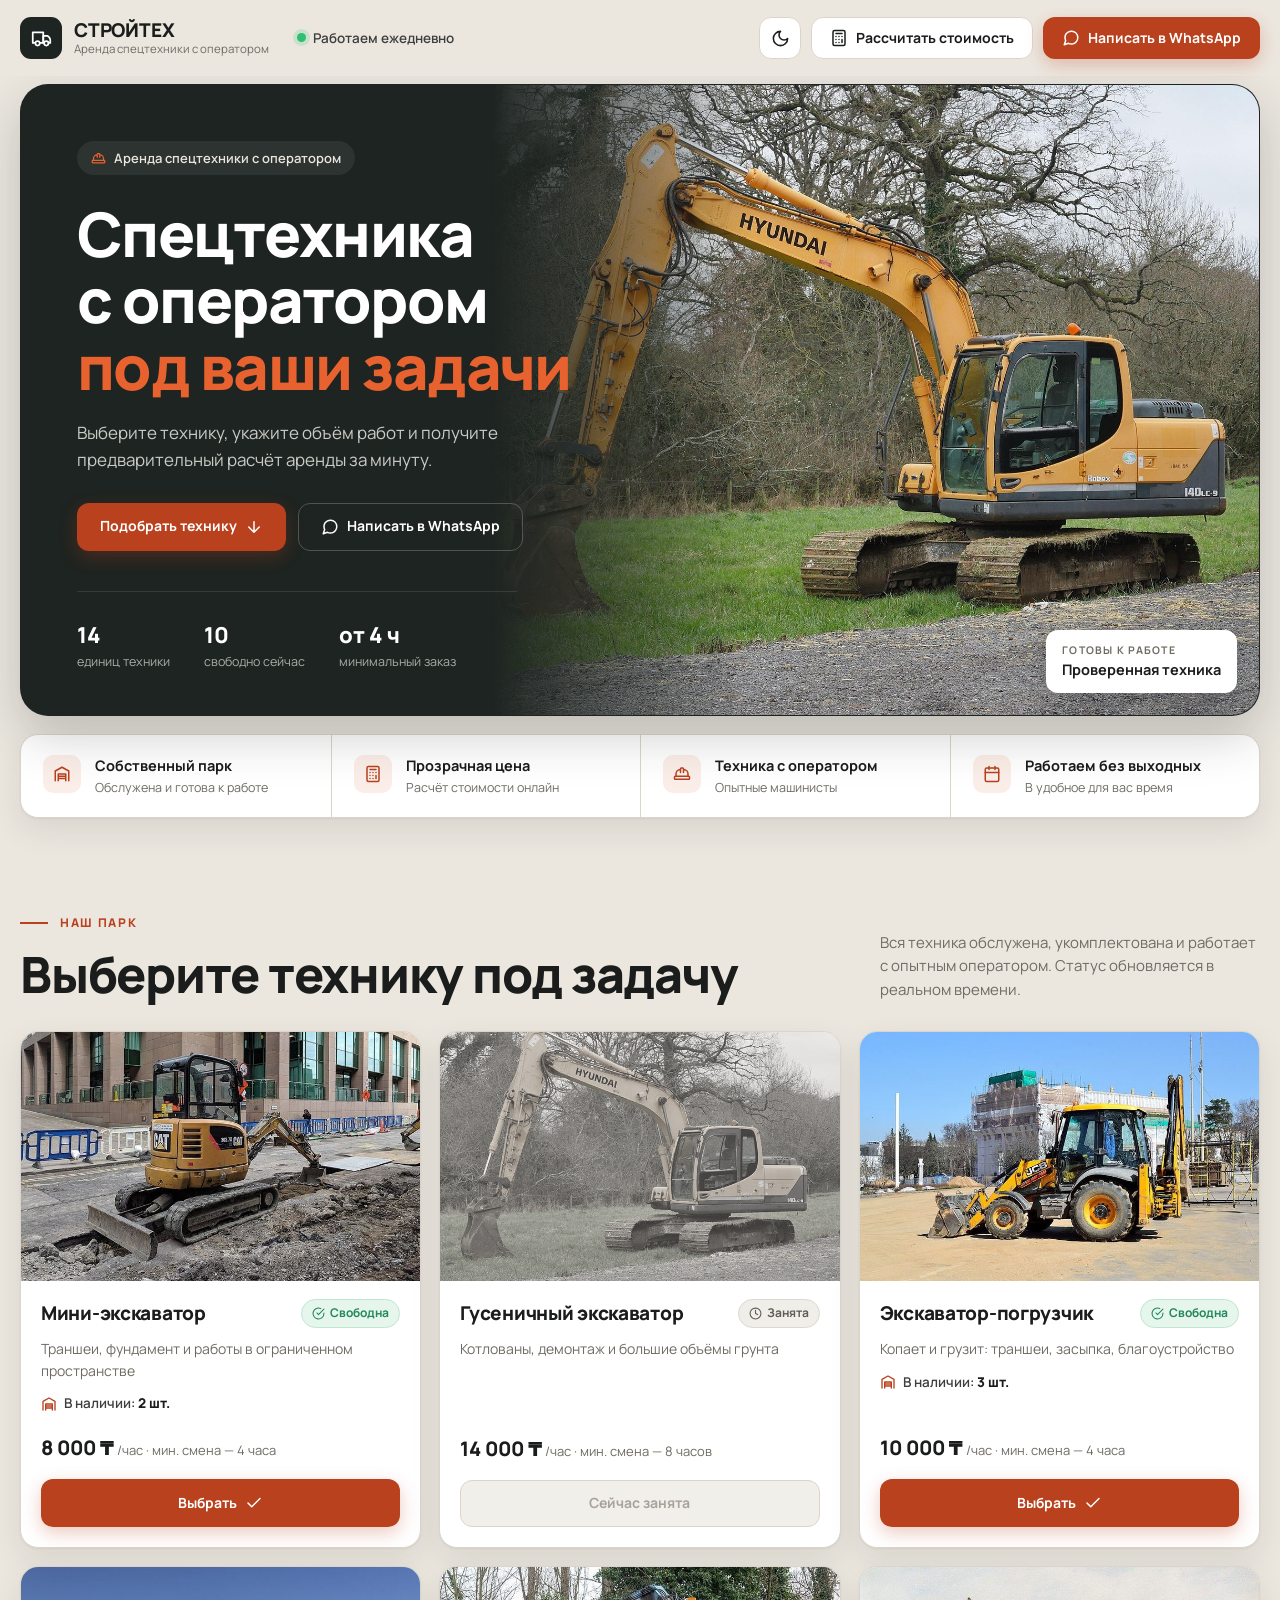
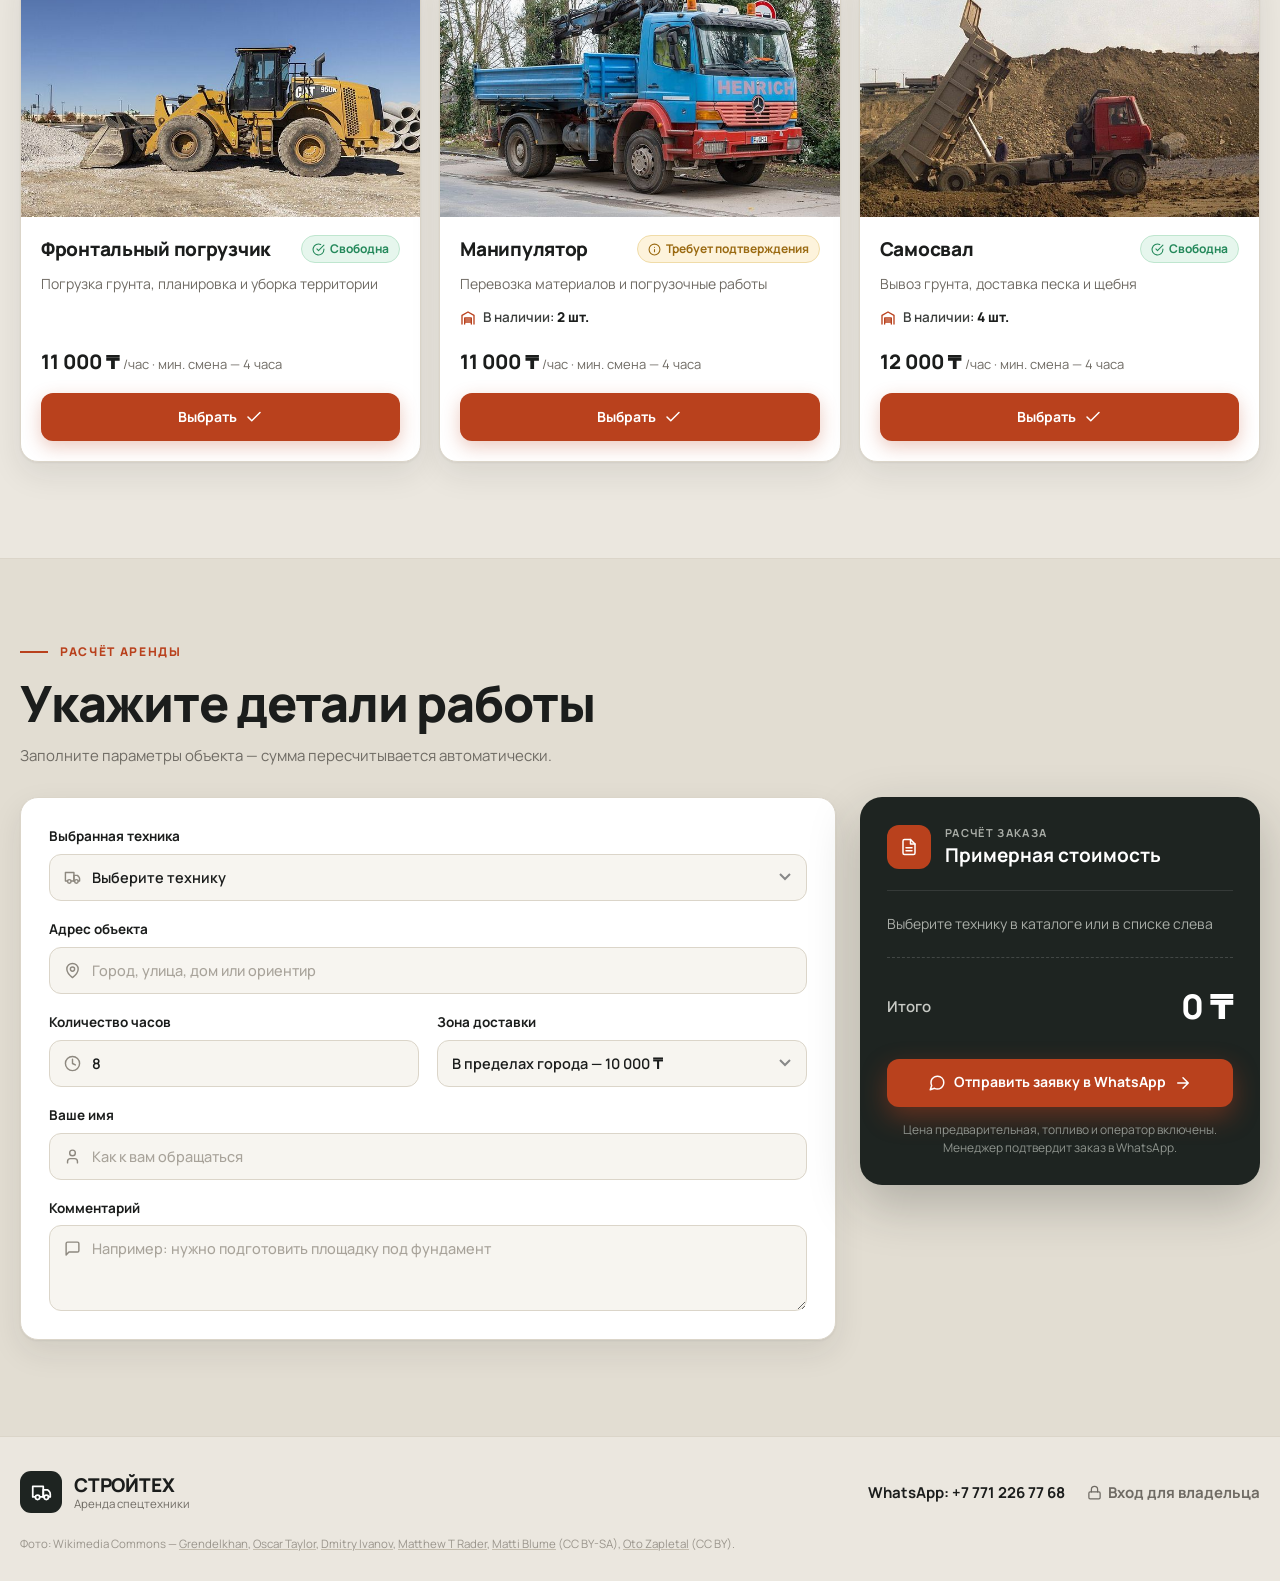
<file: index.html>
<!DOCTYPE html>
<html lang="ru">
<head>
  <meta charset="UTF-8">
  <meta name="viewport" content="width=device-width, initial-scale=1">
  <title>СТРОЙТЕХ — аренда спецтехники с оператором</title>
  <meta name="description" content="Аренда спецтехники с оператором: экскаваторы, погрузчики, манипулятор, самосвал. Статус техники в реальном времени и расчёт стоимости онлайн.">
  <link rel="preconnect" href="https://fonts.googleapis.com">
  <link rel="preconnect" href="https://fonts.gstatic.com" crossorigin>
  <link href="https://fonts.googleapis.com/css2?family=Manrope:wght@400;500;600;700;800&display=swap" rel="stylesheet">
  <script>
    // Apply the saved or system theme before the first paint
    (function () {
      var t;
      try { t = localStorage.getItem('stroytech.theme'); } catch (e) {}
      if (t !== 'light' && t !== 'dark') t = window.matchMedia && matchMedia('(prefers-color-scheme: dark)').matches ? 'dark' : 'light';
      document.documentElement.setAttribute('data-theme', t);
    })();
  </script>
  <link rel="stylesheet" href="styles.css">
</head>
<body>

  <header class="header">
    <div class="container header__inner">
      <a href="#top" class="brand">
        <span class="brand__icon"><i data-icon="truck"></i></span>
        <span class="brand__text"><b>СТРОЙТЕХ</b><small>Аренда спецтехники с оператором</small></span>
      </a>
      <div class="header__meta">
        <span><span class="dot"></span> Работаем ежедневно</span>
      </div>
      <div class="header__actions">
        <button class="theme-toggle" type="button" data-theme-toggle aria-label="Переключить тему"><i data-icon="moon" class="is-moon"></i><i data-icon="sun" class="is-sun"></i></button>
        <a class="btn btn--light header__order" href="#calc"><i data-icon="calc"></i> <span class="header__order-full">Рассчитать стоимость</span><span class="header__order-short">Заявка</span></a>
        <a class="btn btn--accent header__wa" href="https://wa.me/77712267768" target="_blank" rel="noopener" aria-label="Написать в WhatsApp"><i data-icon="chat"></i> <span>Написать в WhatsApp</span></a>
      </div>
    </div>
  </header>

  <main id="top">

    <!-- Hero -->
    <section class="container">
      <div class="hero">
        <div class="hero__text">
          <span class="hero__chip"><i data-icon="hardhat"></i> Аренда спецтехники с оператором</span>
          <h1>Спецтехника с&nbsp;оператором <span>под ваши задачи</span></h1>
          <p class="hero__lead">Выберите технику, укажите объём работ и получите предварительный расчёт аренды за минуту.</p>
          <div class="hero__actions">
            <a class="btn btn--accent btn--lg" href="#park">Подобрать технику <i data-icon="arrowDown"></i></a>
            <a class="btn btn--outline btn--lg" href="https://wa.me/77712267768" target="_blank" rel="noopener"><i data-icon="chat"></i> Написать в WhatsApp</a>
          </div>
          <div class="hero__stats">
            <div><b id="statTotal">6</b><span id="statTotalLabel">единиц техники</span></div>
            <div><b id="statFree">0</b><span>свободно сейчас</span></div>
            <div><b id="statMin">от 4 ч</b><span>минимальный заказ</span></div>
          </div>
        </div>
        <div class="hero__photo" role="img" aria-label="Гусеничный экскаватор на объекте"></div>
        <div class="hero__badge"><small>Готовы к работе</small><b>Проверенная техника</b></div>
      </div>

      <div class="features">
        <div><span class="features__icon"><i data-icon="garage"></i></span><p><b>Собственный парк</b><small>Обслужена и готова к работе</small></p></div>
        <div><span class="features__icon"><i data-icon="calc"></i></span><p><b>Прозрачная цена</b><small>Расчёт стоимости онлайн</small></p></div>
        <div><span class="features__icon"><i data-icon="hardhat"></i></span><p><b>Техника с оператором</b><small>Опытные машинисты</small></p></div>
        <div><span class="features__icon"><i data-icon="calendar"></i></span><p><b>Работаем без выходных</b><small>В удобное для вас время</small></p></div>
      </div>
    </section>

    <!-- Fleet -->
    <section class="section container" id="park">
      <div class="section__head">
        <div>
          <p class="eyebrow">Наш парк</p>
          <h2>Выберите технику под задачу</h2>
        </div>
        <p class="section__aside">Вся техника обслужена, укомплектована и работает с опытным оператором. Статус обновляется в реальном времени.</p>
      </div>
      <div class="fleet" id="fleet"></div>
    </section>

    <!-- Calculator -->
    <section class="band" id="calc">
     <div class="container">
      <div class="section__head">
        <div>
          <p class="eyebrow">Расчёт аренды</p>
          <h2>Укажите детали работы</h2>
          <p class="section__sub">Заполните параметры объекта — сумма пересчитывается автоматически.</p>
        </div>
      </div>

      <div class="calc">
        <form class="panel form" id="orderForm" novalidate>
          <label class="field">
            <span class="field__label">Выбранная техника</span>
            <span class="input"><i data-icon="truck"></i><select id="machine"></select></span>
            <span class="field__error" data-err="machine"></span>
          </label>

          <label class="field">
            <span class="field__label">Адрес объекта</span>
            <span class="input"><i data-icon="pin"></i><input id="address" type="text" placeholder="Город, улица, дом или ориентир" autocomplete="street-address"></span>
            <span class="field__error" data-err="address"></span>
          </label>

          <div class="form__row">
            <label class="field">
              <span class="field__label" id="amountLabel">Количество часов</span>
              <span class="input"><i data-icon="clock"></i><input id="amount" type="number" min="1" max="720" value="8" inputmode="numeric"></span>
            </label>
            <label class="field">
              <span class="field__label">Зона доставки</span>
              <span class="input input--plain"><select id="zone"></select></span>
            </label>
          </div>

          <div class="notice" id="notice" hidden><i data-icon="info"></i><p id="noticeText"></p></div>

          <label class="field">
            <span class="field__label">Ваше имя</span>
            <span class="input"><i data-icon="user"></i><input id="name" type="text" placeholder="Как к вам обращаться" autocomplete="name"></span>
            <span class="field__error" data-err="name"></span>
          </label>

          <label class="field">
            <span class="field__label">Комментарий</span>
            <span class="input input--area"><i data-icon="message"></i><textarea id="comment" rows="3" placeholder="Например: нужно подготовить площадку под фундамент"></textarea></span>
          </label>
        </form>

        <aside class="summary" aria-live="polite">
          <div class="summary__head">
            <span class="summary__icon"><i data-icon="doc"></i></span>
            <div><small>Расчёт заказа</small><b>Примерная стоимость</b></div>
          </div>
          <dl class="summary__rows" id="rows"></dl>
          <div class="summary__total">
            <span>Итого</span>
            <b id="total">0 ₸</b>
          </div>
          <button class="btn btn--accent btn--block" type="submit" form="orderForm">
            <i data-icon="chat"></i> Отправить заявку в WhatsApp <i data-icon="arrowRight"></i>
          </button>
          <p class="summary__note">Цена предварительная, топливо и оператор включены. Менеджер подтвердит заказ в WhatsApp.</p>
          <p class="summary__status" id="status" hidden></p>
        </aside>
      </div>
     </div>
    </section>
  </main>

  <footer class="footer">
    <div class="container footer__inner">
      <a href="#top" class="brand">
        <span class="brand__icon"><i data-icon="truck"></i></span>
        <span class="brand__text"><b>СТРОЙТЕХ</b><small>Аренда спецтехники</small></span>
      </a>
      <div class="footer__links">
        <a href="https://wa.me/77712267768" target="_blank" rel="noopener">WhatsApp: +7 771 226 77 68</a>
        <a href="admin.html" class="footer__owner"><i data-icon="lock"></i> Вход для владельца</a>
      </div>
    </div>
    <p class="container credits">
      Фото: Wikimedia Commons —
      <a href="https://commons.wikimedia.org/wiki/File:Caterpillar_302.7D_excavator_on_Barrow_Street.jpg" target="_blank" rel="noopener">Grendelkhan</a>,
      <a href="https://commons.wikimedia.org/wiki/File:Hyundai_140LC_Crawler_Excavator_-_geograph.org.uk_-_8224278.jpg" target="_blank" rel="noopener">Oscar Taylor</a>,
      <a href="https://commons.wikimedia.org/wiki/File:JCB_3CX_ECO_backhoe_loader_at_VDNKh,_Moscow.jpg" target="_blank" rel="noopener">Dmitry Ivanov</a>,
      <a href="https://commons.wikimedia.org/wiki/File:Caterpillar_950k_Wheel_Loader.jpg" target="_blank" rel="noopener">Matthew T Rader</a>,
      <a href="https://commons.wikimedia.org/wiki/File:Mercedes-Benz_Atego_(P1032721).jpg" target="_blank" rel="noopener">Matti Blume</a>
      (CC BY-SA), <a href="https://commons.wikimedia.org/wiki/File:Tatra_815_S1_one-way_tipper_truck_unloading_soil.jpg" target="_blank" rel="noopener">Oto Zapletal</a> (CC BY).
    </p>
  </footer>

  <script src="common.js"></script>
  <script src="script.js"></script>
</body>
</html>
</file>
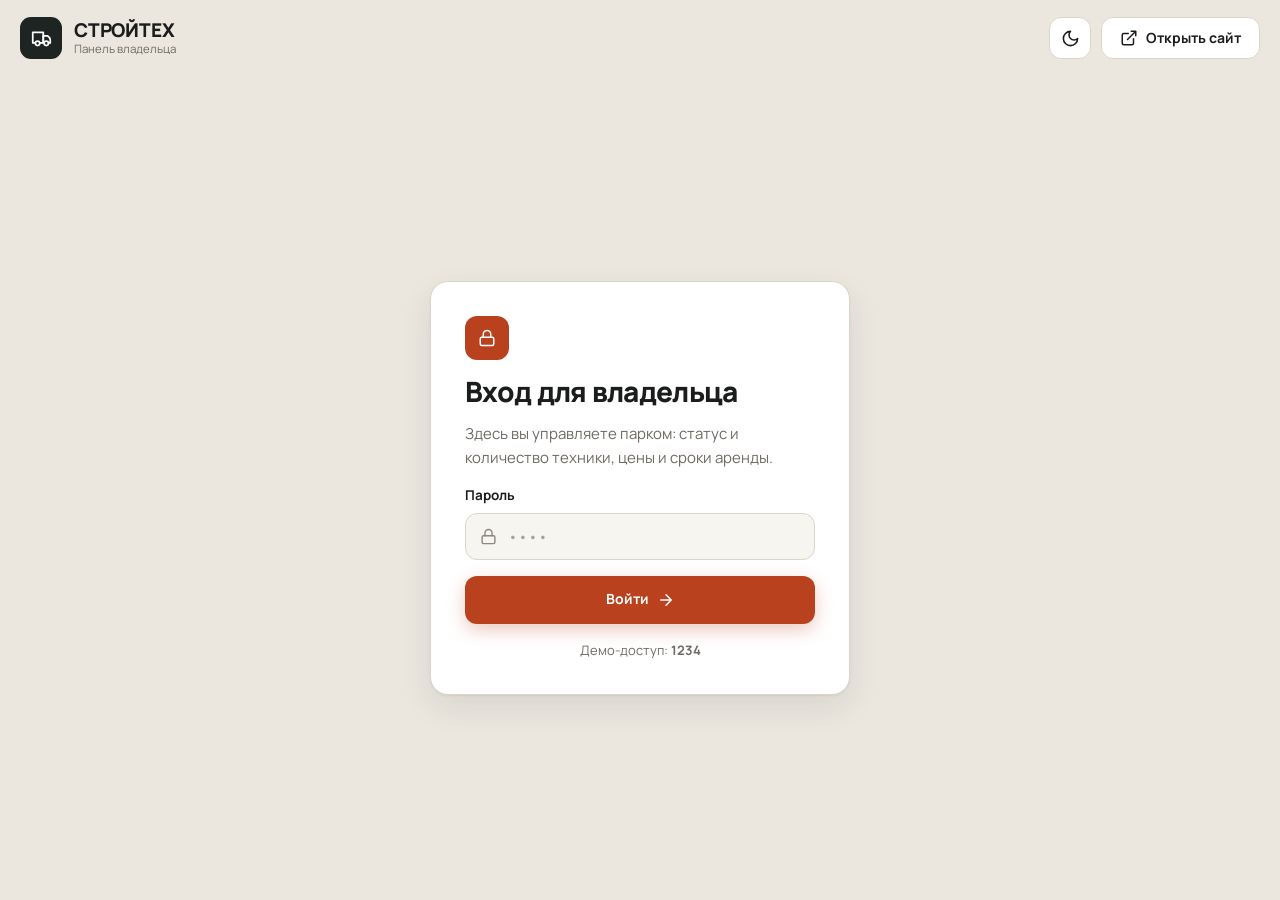
<file: admin.html>
<!DOCTYPE html>
<html lang="ru">
<head>
  <meta charset="UTF-8">
  <meta name="viewport" content="width=device-width, initial-scale=1">
  <meta name="robots" content="noindex, nofollow">
  <title>Панель владельца — СТРОЙТЕХ</title>
  <link rel="preconnect" href="https://fonts.googleapis.com">
  <link rel="preconnect" href="https://fonts.gstatic.com" crossorigin>
  <link href="https://fonts.googleapis.com/css2?family=Manrope:wght@400;500;600;700;800&display=swap" rel="stylesheet">
  <script>
    // Apply the saved or system theme before the first paint
    (function () {
      var t;
      try { t = localStorage.getItem('stroytech.theme'); } catch (e) {}
      if (t !== 'light' && t !== 'dark') t = window.matchMedia && matchMedia('(prefers-color-scheme: dark)').matches ? 'dark' : 'light';
      document.documentElement.setAttribute('data-theme', t);
    })();
  </script>
  <link rel="stylesheet" href="styles.css">
</head>
<body class="owner">

  <header class="header">
    <div class="container header__inner">
      <a href="index.html" class="brand">
        <span class="brand__icon"><i data-icon="truck"></i></span>
        <span class="brand__text"><b>СТРОЙТЕХ</b><small>Панель владельца</small></span>
      </a>
      <div class="header__actions">
        <button class="theme-toggle" type="button" data-theme-toggle aria-label="Переключить тему"><i data-icon="moon" class="is-moon"></i><i data-icon="sun" class="is-sun"></i></button>
        <a class="btn btn--light" href="index.html" target="_blank" rel="noopener"><i data-icon="external"></i> <span>Открыть сайт</span></a>
        <button class="btn btn--light" type="button" id="logout" hidden><i data-icon="logout"></i> <span>Выйти</span></button>
      </div>
    </div>
  </header>

  <!-- Demo login (client-side only, not real protection) -->
  <main class="container login" id="login">
    <form class="panel login__card" id="loginForm" novalidate>
      <span class="summary__icon"><i data-icon="lock"></i></span>
      <h1>Вход для владельца</h1>
      <p>Здесь вы управляете парком: статус и количество техники, цены и сроки аренды.</p>
      <label class="field">
        <span class="field__label">Пароль</span>
        <span class="input"><i data-icon="lock"></i><input id="pin" type="password" inputmode="numeric" autocomplete="current-password" placeholder="••••"></span>
        <span class="field__error" id="pinError"></span>
      </label>
      <button class="btn btn--accent btn--block" type="submit">Войти <i data-icon="arrowRight"></i></button>
      <p class="login__hint">Демо-доступ: <b>1234</b></p>
    </form>
  </main>

  <main class="container dash" id="dash" hidden>
    <div class="dash__head">
      <div>
        <p class="eyebrow">Управление парком</p>
        <h1>Настройки техники</h1>
      </div>
      <div class="dash__side">
        <p class="dash__note">Цены указаны в тенге. Выключенная техника пропадает с сайта, но остаётся здесь. Изменения сохраняются сразу и видны на сайте.</p>
        <button class="btn btn--accent" type="button" id="addBtn"><i data-icon="plus"></i> Добавить технику</button>
      </div>
    </div>

    <div class="counters" id="counters"></div>

    <div class="settings" id="settings"></div>

    <div class="dash__foot">
      <p class="demo-note"><i data-icon="info"></i> Прототип: данные хранятся в этом браузере. В рабочей версии они будут на сервере, и изменения увидят все посетители.</p>
      <button class="btn btn--light" type="button" id="resetBtn"><i data-icon="reset"></i> Сбросить к исходным</button>
    </div>
  </main>

  <!-- Add / edit a fleet item -->
  <dialog class="modal" id="editor" aria-labelledby="editorTitle">
    <form class="modal__card" id="editorForm" novalidate>
      <div class="modal__head">
        <h2 id="editorTitle">Новая техника</h2>
        <button type="button" class="modal__close" data-close aria-label="Закрыть"><i data-icon="close"></i></button>
      </div>

      <div class="modal__body">
        <div class="photo-field">
          <div class="photo-field__preview" id="photoPreview"></div>
          <div class="photo-field__actions">
            <label class="btn btn--light photo-field__upload"><i data-icon="upload"></i> <span id="photoBtnText">Загрузить фото</span>
              <input type="file" id="photoInput" accept="image/jpeg,image/png,image/webp">
            </label>
            <button type="button" class="btn btn--light" id="photoRemove"><i data-icon="trash"></i> Убрать фото</button>
            <small>JPG, PNG или WebP. Фото обрежется до 4:3 и уменьшится до 720×540.</small>
          </div>
        </div>

        <label class="field">
          <span class="field__label">Название</span>
          <span class="input"><i data-icon="truck"></i><input id="fName" type="text" maxlength="90" placeholder="Например: Автокран 25 т"></span>
          <span class="field__error" id="fNameErr"></span>
        </label>

        <label class="field">
          <span class="field__label">Описание <small class="field__opt">для каких работ</small></span>
          <span class="input input--area"><i data-icon="message"></i><textarea id="fDesc" rows="2" maxlength="160" placeholder="Например: монтаж конструкций и погрузка на объекте"></textarea></span>
        </label>

        <div class="form__row form__row--qty">
          <label class="field">
            <span class="field__label">Модель и характеристики</span>
            <span class="input"><i data-icon="gauge"></i><input id="fModel" type="text" maxlength="80" placeholder="Например: КС-45717 · стрела 28 м"></span>
          </label>
          <label class="field">
            <span class="field__label">Количество, шт.</span>
            <span class="input"><i data-icon="garage"></i><input id="fQty" type="number" min="1" max="99" value="1" inputmode="numeric"></span>
          </label>
        </div>

        <div class="field">
          <span class="field__label">Период аренды</span>
          <div class="unit-switch" id="fUnit" role="radiogroup" aria-label="Период аренды"></div>
        </div>

        <div class="form__row">
          <label class="field">
            <span class="field__label" id="fPriceLabel">Цена за час</span>
            <span class="input"><span class="input__prefix">₸</span><input id="fPrice" type="number" min="1" step="500" placeholder="10000" inputmode="numeric"></span>
            <span class="field__error" id="fPriceErr"></span>
          </label>
          <label class="field">
            <span class="field__label" id="fMinLabel">Минимальная смена, ч</span>
            <span class="input"><i data-icon="clock"></i><input id="fMin" type="number" min="1" max="24" value="4" inputmode="numeric"></span>
          </label>
        </div>

        <div class="field">
          <span class="field__label">Статус</span>
          <div class="status-switch" id="fStatus" role="radiogroup" aria-label="Статус техники"></div>
        </div>

        <label class="visible-switch visible-switch--modal">
          <input type="checkbox" role="switch" id="fVisible" checked>
          <span><b>Показывать на сайте</b><small>Выключите, чтобы убрать технику с сайта, не удаляя её</small></span>
        </label>

        <p class="field__error" id="editorErr"></p>
      </div>

      <div class="modal__foot">
        <button type="button" class="btn btn--danger" id="deleteBtn" hidden><i data-icon="trash"></i> <span>Удалить</span></button>
        <span class="modal__spacer"></span>
        <button type="button" class="btn btn--light" data-close>Отмена</button>
        <button type="submit" class="btn btn--accent">Сохранить</button>
      </div>
    </form>
  </dialog>

  <div class="toast" id="toast" role="status" aria-live="polite"><i data-icon="checkCircle"></i> Сохранено</div>

  <script src="common.js"></script>
  <script src="admin.js"></script>
</body>
</html>
</file>
<file: styles.css>
/* ---------- Theme tokens ---------- */
:root {
  color-scheme: light;
  --bg: #ebe7df;
  --surface: #ffffff;
  --surface-2: #f7f5f0;
  --dark: #1e2421;
  --dark-border: transparent;
  --text: #1b1d1c;
  --text-2: #3c3f3d;
  --muted: #6f6b64;
  --line: #dbd5c9;
  --line-strong: #c4bdae;
  --accent: #b9411d;
  --accent-hover: #a23816;
  --accent-soft: #fbeee8;
  --accent-light: #e8622f;
  --accent-text: #b9411d;
  --ok: #23885a;
  --ok-soft: #e6f6ed;
  --ok-line: #bfe6cf;
  --ok-strong: #7fd0a3;
  --warn: #9a6a12;
  --warn-soft: #fdf3dc;
  --warn-line: #f0dca8;
  --warn-strong: #e6c46d;
  --busy-bg: #f0eee9;
  --busy-text: #5f5b55;
  --busy-line: #dcd8cf;
  --bad: #c4321f;
  --header-bg: rgba(235, 231, 223, .9);
  --footer-bg: #ebe7df;
  --photo-bg: #ddd8cd;
  --input-focus: #ffffff;
  --icon-muted: #8d887f;
  --placeholder: #a8a39a;
  --notice-bg: #fdf4ef;
  --notice-line: #f2d3c4;
  --notice-text: #7a3b22;
  --inverse-bg: #1e2421;
  --inverse-text: #ffffff;
  --brand-bg: #1e2421;
  --disabled-bg: #f1efea;
  --disabled-text: #a8a39a;
  --credits: #9a958c;
  --radius: 18px;
  --shadow: 0 1px 2px rgba(30, 36, 33, .06), 0 12px 32px rgba(30, 36, 33, .09);
  --shadow-hover: 0 18px 40px rgba(30, 36, 33, .14);
  --band: #e2ddd2;
  --highlight: rgba(255, 255, 255, 0);
}

:root[data-theme="dark"] {
  color-scheme: dark;
  --bg: #0d0f0e;
  --surface: #1b1f1d;
  --surface-2: #141716;
  --dark: #222a26;
  --dark-border: #38423d;
  --text: #ecebe6;
  --text-2: #c9c8c2;
  --muted: #9a9890;
  --line: #2f3532;
  --line-strong: #454c48;
  --accent: #c64a22;
  --accent-hover: #d6582d;
  --accent-soft: rgba(198, 74, 34, .16);
  --accent-light: #f0743f;
  --accent-text: #f0743f;
  --ok: #62d49c;
  --ok-soft: rgba(47, 191, 113, .12);
  --ok-line: rgba(98, 212, 156, .3);
  --ok-strong: rgba(98, 212, 156, .6);
  --warn: #e9bc62;
  --warn-soft: rgba(233, 188, 98, .12);
  --warn-line: rgba(233, 188, 98, .3);
  --warn-strong: rgba(233, 188, 98, .6);
  --busy-bg: #252a27;
  --busy-text: #a9ada7;
  --busy-line: #363b38;
  --bad: #ff7b67;
  --header-bg: rgba(13, 15, 14, .86);
  --footer-bg: #0d0f0e;
  --photo-bg: #232725;
  --input-focus: #1c201e;
  --icon-muted: #858a85;
  --placeholder: #6c716c;
  --notice-bg: rgba(198, 74, 34, .1);
  --notice-line: rgba(198, 74, 34, .35);
  --notice-text: #f2b79c;
  --inverse-bg: #ecebe6;
  --inverse-text: #151816;
  --brand-bg: #c64a22;
  --disabled-bg: #1f2321;
  --disabled-text: #6c716c;
  --credits: #7b7f7a;
  --shadow: 0 1px 2px rgba(0, 0, 0, .4), 0 12px 32px rgba(0, 0, 0, .45);
  --shadow-hover: 0 18px 40px rgba(0, 0, 0, .6);
  --band: #131614;
  --highlight: rgba(255, 255, 255, .05);
}

* { box-sizing: border-box; }
html { scroll-behavior: smooth; scroll-padding-top: 96px; }
body {
  margin: 0;
  background: var(--bg);
  color: var(--text);
  font-family: 'Manrope', system-ui, sans-serif;
  font-size: 15px;
  line-height: 1.55;
  -webkit-font-smoothing: antialiased;
  transition: background-color .25s, color .25s;
}
h1, h2, h3 { margin: 0; line-height: 1.08; letter-spacing: -.025em; font-weight: 800; }
p { margin: 0; }
a { color: inherit; text-decoration: none; }
img { display: block; max-width: 100%; }
[hidden] { display: none !important; }
.container { width: min(1240px, 100% - 32px); margin-inline: auto; }
.ico { width: 18px; height: 18px; flex: none; }

/* ---------- Buttons ---------- */
.btn {
  display: inline-flex; align-items: center; justify-content: center; gap: 8px;
  padding: 11px 18px; border: 1px solid transparent; border-radius: 12px; cursor: pointer;
  font: 700 14px/1.2 'Manrope', sans-serif; white-space: nowrap;
  transition: background .15s, border-color .15s, transform .15s, box-shadow .15s;
}
.btn:active { transform: translateY(1px); }
.btn--accent { background: var(--accent); color: #fff; box-shadow: 0 6px 18px rgba(185, 65, 29, .28); }
.btn--accent:hover { background: var(--accent-hover); }
.btn--light { background: var(--surface); border-color: var(--line); color: var(--text); }
.btn--light:hover { border-color: var(--line-strong); }
.btn--outline { background: transparent; border-color: rgba(255, 255, 255, .22); color: #fff; }
.btn--outline:hover { border-color: rgba(255, 255, 255, .5); }
.btn--dark { background: var(--inverse-bg); color: var(--inverse-text); }
.btn--muted { background: var(--disabled-bg); border-color: var(--line); color: var(--disabled-text); cursor: not-allowed; }
.btn--lg { padding: 14px 22px; }
.btn--block { width: 100%; padding: 14px 18px; }

.theme-toggle {
  display: grid; place-items: center; flex: none; width: 42px; height: 42px;
  border: 1px solid var(--line); border-radius: 12px; background: var(--surface); color: var(--text);
  cursor: pointer; transition: border-color .15s, background .15s;
}
.theme-toggle:hover { border-color: var(--line-strong); }
.theme-toggle .ico { width: 19px; height: 19px; }
.theme-toggle .is-sun { display: none; }
:root[data-theme="dark"] .theme-toggle .is-sun { display: block; }
:root[data-theme="dark"] .theme-toggle .is-moon { display: none; }

/* ---------- Header ---------- */
.header { position: sticky; top: 0; z-index: 30; background: var(--header-bg); backdrop-filter: blur(12px); }
.header__inner { display: flex; align-items: center; gap: 28px; height: 76px; }
.brand { display: inline-flex; align-items: center; gap: 12px; }
.brand__icon { display: grid; place-items: center; width: 42px; height: 42px; border-radius: 11px; background: var(--brand-bg); color: #fff; }
.brand__icon .ico { width: 21px; height: 21px; }
.brand__text { display: flex; flex-direction: column; line-height: 1.15; }
.brand__text b { font-size: 19px; font-weight: 800; letter-spacing: -.01em; }
.brand__text small { font-size: 11.5px; color: var(--muted); }
.header__meta { display: flex; gap: 22px; color: var(--text-2); font-weight: 600; font-size: 13.5px; }
.header__meta > span { display: inline-flex; align-items: center; gap: 7px; }
.dot { width: 9px; height: 9px; border-radius: 50%; background: #2fbf71; box-shadow: 0 0 0 4px rgba(47, 191, 113, .18); }
.header__actions { display: flex; gap: 10px; margin-left: auto; }

/* ---------- Hero ---------- */
.hero {
  position: relative; display: grid; grid-template-columns: 1fr 1fr; min-height: 520px;
  margin-top: 8px; border: 1px solid var(--dark-border); border-radius: 28px; overflow: hidden;
  background: var(--dark); color: #fff; box-shadow: 0 20px 50px rgba(30, 36, 33, .22);
}
.hero__text { position: relative; z-index: 2; display: flex; flex-direction: column; align-items: flex-start; padding: 56px 0 44px 56px; }
.hero__chip { display: inline-flex; align-items: center; gap: 8px; padding: 7px 14px; border-radius: 999px; background: rgba(255, 255, 255, .07); color: #e9e6df; font-size: 13px; font-weight: 600; }
.hero__chip .ico { width: 15px; height: 15px; color: var(--accent-light); }
.hero h1 { margin-top: 26px; font-size: clamp(38px, 4.8vw, 62px); }
.hero h1 span { display: block; color: var(--accent-light); }
.hero__lead { max-width: 440px; margin-top: 20px; color: #c9cbc6; font-size: 17px; }
.hero__actions { display: flex; flex-wrap: wrap; gap: 12px; margin-top: 30px; }
.hero__stats { display: flex; gap: 34px; margin-top: 40px; padding-top: 26px; border-top: 1px solid rgba(255, 255, 255, .1); width: min(440px, 100%); }
.hero__stats div { display: flex; flex-direction: column; }
.hero__stats b { font-size: 22px; font-weight: 800; }
.hero__stats span { color: #a9ada7; font-size: 12.5px; }
.hero__photo {
  position: absolute; inset: 0 0 0 38%;
  background: url('img/hero-crawler.jpg') center 60% / cover no-repeat;
  -webkit-mask-image: linear-gradient(to right, transparent 0%, #000 34%);
  mask-image: linear-gradient(to right, transparent 0%, #000 34%);
}
.hero__badge { position: absolute; right: 22px; bottom: 22px; z-index: 2; padding: 12px 16px; border-radius: 12px; background: #fff; color: #1b1d1c; box-shadow: 0 10px 30px rgba(0, 0, 0, .25); }
.hero__badge small { display: block; font-size: 10.5px; font-weight: 700; letter-spacing: .12em; text-transform: uppercase; color: #6f6b64; }
.hero__badge b { font-size: 14.5px; }

/* ---------- Features strip ---------- */
.features { display: grid; grid-template-columns: repeat(4, 1fr); margin-top: 18px; border: 1px solid var(--line); border-radius: var(--radius); background: var(--surface); box-shadow: var(--shadow), inset 0 1px 0 var(--highlight); }
.features > div { display: flex; gap: 14px; align-items: flex-start; padding: 20px 22px; }
.features > div + div { border-left: 1px solid var(--line); }
.features__icon { display: grid; place-items: center; flex: none; width: 38px; height: 38px; border-radius: 10px; background: var(--accent-soft); color: var(--accent-text); }
.features p { display: flex; flex-direction: column; }
.features b { font-size: 14.5px; }
.features small { color: var(--muted); font-size: 12.5px; }

/* ---------- Sections ---------- */
.section { padding-top: 96px; }
.section__head { display: flex; justify-content: space-between; align-items: flex-end; gap: 40px; margin-bottom: 30px; }
.eyebrow { display: flex; align-items: center; gap: 12px; margin-bottom: 14px; color: var(--accent-text); font-size: 12px; font-weight: 800; letter-spacing: .14em; text-transform: uppercase; }
.eyebrow::before { content: ''; width: 28px; height: 2px; background: currentColor; }
.eyebrow--small { margin-bottom: 4px; font-size: 10.5px; }
.eyebrow--small::before { display: none; }
.section h2, .band h2 { font-size: clamp(32px, 4.2vw, 50px); }
.section__aside { max-width: 380px; color: var(--muted); }
.section__sub { margin-top: 14px; color: var(--muted); }

/* ---------- Fleet cards ---------- */
.fleet { display: grid; grid-template-columns: repeat(3, 1fr); gap: 18px; }
.unit { display: flex; flex-direction: column; overflow: hidden; border: 1px solid var(--line); border-radius: var(--radius); background: var(--surface); box-shadow: var(--shadow), inset 0 1px 0 var(--highlight); transition: border-color .2s, box-shadow .2s, transform .2s; }
.unit:hover { transform: translateY(-3px); border-color: var(--line-strong); box-shadow: var(--shadow-hover), inset 0 1px 0 var(--highlight); }
.unit.is-selected { border-color: var(--accent); box-shadow: 0 0 0 1px var(--accent), 0 14px 34px rgba(185, 65, 29, .14); }
.unit__photo { position: relative; aspect-ratio: 16 / 10; overflow: hidden; background: var(--photo-bg); }
.unit__photo img { width: 100%; height: 100%; object-fit: cover; transition: transform .4s; }
.unit:hover .unit__photo img { transform: scale(1.04); }
.unit.is-busy .unit__photo img { filter: grayscale(.85); opacity: .75; }
.unit__picked { position: absolute; top: 12px; right: 12px; display: inline-flex; align-items: center; gap: 5px; padding: 6px 11px; border-radius: 999px; background: rgba(30, 36, 33, .85); color: #fff; font-size: 12px; font-weight: 700; }
.unit__picked .ico { width: 14px; height: 14px; }
.unit__body { display: flex; flex-direction: column; flex: 1; padding: 18px 20px 20px; }
.unit__title { display: flex; flex-wrap: wrap; align-items: center; justify-content: space-between; gap: 8px 10px; }
.unit h3 { font-size: 19px; letter-spacing: -.015em; }
.unit__desc { margin-top: 10px; color: var(--muted); font-size: 14px; }
.unit__price { margin: auto 0 16px; padding-top: 18px; color: var(--muted); font-size: 13px; }
.unit__price b { color: var(--text); font-size: 20px; font-weight: 800; }
.unit__price span { white-space: nowrap; }

.status { display: inline-flex; align-items: center; gap: 5px; padding: 4px 10px; border-radius: 999px; border: 1px solid; font-size: 12px; font-weight: 700; white-space: nowrap; }
.status .ico { width: 13px; height: 13px; }
.status--free { color: var(--ok); background: var(--ok-soft); border-color: var(--ok-line); }
.status--busy { color: var(--busy-text); background: var(--busy-bg); border-color: var(--busy-line); }
.status--confirm { color: var(--warn); background: var(--warn-soft); border-color: var(--warn-line); }

/* ---------- Forms ---------- */
.panel { border: 1px solid var(--line); border-radius: var(--radius); background: var(--surface); box-shadow: var(--shadow), inset 0 1px 0 var(--highlight); }
.calc { display: grid; grid-template-columns: 1fr 400px; gap: 24px; align-items: start; }

/* Full-width tinted band that separates the order section */
.band { margin-top: 96px; padding: 84px 0 96px; background: var(--band); border-top: 1px solid var(--line); }
.band .section__head { margin-bottom: 30px; }
.form { display: flex; flex-direction: column; gap: 18px; padding: 28px; }
.form__row { display: grid; grid-template-columns: 1fr 1fr; gap: 18px; }
.field { display: flex; flex-direction: column; gap: 7px; min-width: 0; }
.field__label { font-size: 13.5px; font-weight: 700; color: var(--text); }
.field__error { color: var(--bad); font-size: 12.5px; font-weight: 600; }
.field__error:empty { display: none; }

.input { position: relative; display: flex; align-items: center; border: 1px solid var(--line); border-radius: 12px; background: var(--surface-2); transition: border-color .15s, box-shadow .15s, background .15s; }
.input:focus-within { border-color: var(--accent); box-shadow: 0 0 0 3px rgba(185, 65, 29, .14); background: var(--input-focus); }
.input.is-invalid { border-color: var(--bad); box-shadow: 0 0 0 3px rgba(196, 50, 31, .12); }
.input > .ico { position: absolute; left: 14px; width: 17px; height: 17px; color: var(--icon-muted); pointer-events: none; }
.input--area > .ico { top: 14px; }
.input__prefix { position: absolute; left: 15px; color: var(--icon-muted); font-weight: 700; }
.input input, .input select, .input textarea {
  width: 100%; padding: 13px 14px 13px 42px; border: 0; outline: none; background: transparent;
  color: var(--text); font: 600 14.5px 'Manrope', sans-serif;
}
.input--plain select { padding-left: 14px; }
.input select { appearance: none; cursor: pointer; padding-right: 38px;
  background: url("data:image/svg+xml,%3Csvg xmlns='http://www.w3.org/2000/svg' width='12' height='8' fill='none' stroke='%23888' stroke-width='2'%3E%3Cpath d='m1 1 5 5 5-5'/%3E%3C/svg%3E") no-repeat right 15px center; }
.input select option { background: var(--surface); color: var(--text); }
.input textarea { resize: vertical; min-height: 84px; }
.input input::placeholder, .input textarea::placeholder { color: var(--placeholder); font-weight: 500; }

.notice { display: flex; gap: 10px; align-items: flex-start; padding: 13px 15px; border: 1px solid var(--notice-line); border-radius: 12px; background: var(--notice-bg); color: var(--notice-text); font-size: 13.5px; font-weight: 600; }
.notice .ico { color: var(--accent-text); margin-top: 1px; }

/* ---------- Summary ---------- */
.summary { position: sticky; top: 96px; padding: 26px; border: 1px solid var(--dark-border); border-radius: 22px; background: var(--dark); color: #fff; box-shadow: 0 20px 50px rgba(30, 36, 33, .25); }
.summary__head { display: flex; gap: 14px; align-items: center; padding-bottom: 20px; border-bottom: 1px solid rgba(255, 255, 255, .1); }
.summary__icon { display: grid; place-items: center; flex: none; width: 44px; height: 44px; border-radius: 12px; background: var(--accent); color: #fff; }
.summary__head small { display: block; color: #a9ada7; font-size: 11px; font-weight: 700; letter-spacing: .12em; text-transform: uppercase; }
.summary__head b { font-size: 19px; }
.summary__rows { display: flex; flex-direction: column; gap: 14px; margin: 22px 0; }
.summary__rows > div { display: flex; justify-content: space-between; gap: 16px; font-size: 14px; }
.summary__rows dt { color: #a9ada7; }
.summary__rows dd { margin: 0; text-align: right; font-weight: 700; }
.summary__rows dd small { display: block; color: #f0a37f; font-size: 12px; font-weight: 600; }
.summary__gap { padding-top: 8px; }
.summary__empty { color: #a9ada7; font-size: 14px; }
.summary__total { display: flex; justify-content: space-between; align-items: center; padding: 22px 0; margin-bottom: 4px; border-top: 1px dashed rgba(255, 255, 255, .16); }
.summary__total span { color: #c9cbc6; font-weight: 600; }
.summary__total b { font-size: 34px; font-weight: 800; letter-spacing: -.02em; }
.summary .btn--accent { box-shadow: 0 10px 26px rgba(185, 65, 29, .45); }
.summary__note { margin-top: 14px; color: #8f948e; font-size: 12px; text-align: center; }
.summary__status { margin-top: 14px; padding: 12px 14px; border-radius: 12px; background: rgba(47, 191, 113, .12); color: #7fe0aa; font-size: 13.5px; font-weight: 600; }

/* ---------- Footer ---------- */
.footer { padding: 34px 0 28px; border-top: 1px solid var(--line); background: var(--footer-bg); }
.footer__inner { display: flex; flex-wrap: wrap; justify-content: space-between; align-items: center; gap: 18px; }
.footer__links { display: flex; flex-wrap: wrap; gap: 22px; font-weight: 700; }
.footer__links a:hover { color: var(--accent-text); }
.footer__owner { display: inline-flex; align-items: center; gap: 6px; color: var(--muted); }
.footer__owner .ico { width: 15px; height: 15px; }
.credits { margin-top: 22px; color: var(--credits); font-size: 11.5px; }
.credits a { text-decoration: underline; text-decoration-color: var(--line-strong); }

/* ---------- Owner panel ---------- */
.owner { min-height: 100vh; }
.login { display: grid; place-items: center; min-height: calc(100vh - 76px); padding: 40px 0; }
.login__card { display: flex; flex-direction: column; gap: 16px; width: min(420px, 100%); padding: 34px; }
.login__card h1 { font-size: 28px; }
.login__card > p { color: var(--muted); }
.login__hint { text-align: center; font-size: 13px; }

.dash { padding: 28px 0 60px; }
.dash__head { display: flex; justify-content: space-between; align-items: flex-end; gap: 24px; margin-bottom: 22px; }
.dash__head h1 { font-size: clamp(30px, 3.6vw, 42px); }
.dash__note { max-width: 330px; color: var(--muted); font-size: 13.5px; text-align: right; }
.counters { display: grid; grid-template-columns: repeat(3, 1fr); gap: 14px; margin-bottom: 18px; }
.counter { display: flex; align-items: center; gap: 14px; padding: 16px 20px; border: 1px solid var(--line); border-radius: 16px; background: var(--surface); box-shadow: var(--shadow), inset 0 1px 0 var(--highlight); }
.counter b { font-size: 28px; font-weight: 800; }
.counter span { font-weight: 700; color: var(--muted); }
.counter--free b { color: var(--ok); }
.counter--busy b { color: var(--text); }
.counter--confirm b { color: var(--warn); }

.settings { display: grid; grid-template-columns: repeat(2, 1fr); gap: 18px; }
.setting { padding: 20px; }
.setting__top { display: flex; gap: 16px; padding-bottom: 18px; margin-bottom: 18px; border-bottom: 1px solid var(--line); }
.setting__top img { flex: none; width: 112px; height: 84px; border-radius: 12px; object-fit: cover; }
.setting__top h3 { font-size: 20px; }
.setting__top p:last-child { margin-top: 6px; color: var(--muted); font-size: 13.5px; }
.setting__fields { display: grid; grid-template-columns: 1fr 1fr; gap: 14px; margin-bottom: 16px; }
.setting > .field__label { margin-bottom: 8px; }
.status-switch { display: grid; grid-template-columns: repeat(3, 1fr); gap: 8px; }
.status-switch__btn { min-height: 46px; padding: 8px 10px; border: 1px solid var(--line); border-radius: 12px; background: var(--surface); color: var(--text-2); font: 700 13px/1.25 'Manrope', sans-serif; cursor: pointer; transition: .15s; }
.status-switch__btn:hover { border-color: var(--line-strong); }
.status-switch__btn.is-free.is-on { background: var(--ok-soft); border-color: var(--ok-strong); color: var(--ok); box-shadow: 0 0 0 1px var(--ok-strong); }
.status-switch__btn.is-busy.is-on { background: var(--inverse-bg); border-color: var(--inverse-bg); color: var(--inverse-text); }
.status-switch__btn.is-confirm.is-on { background: var(--warn-soft); border-color: var(--warn-strong); color: var(--warn); box-shadow: 0 0 0 1px var(--warn-strong); }
.setting__model { display: flex; align-items: center; gap: 8px; margin-top: 16px; color: var(--muted); font-size: 12.5px; }
.setting__model .ico { width: 15px; height: 15px; color: var(--accent-text); }
.dash__foot { display: flex; justify-content: space-between; align-items: center; gap: 20px; margin-top: 22px; }
.demo-note { display: flex; gap: 8px; align-items: flex-start; color: var(--muted); font-size: 13px; }
.demo-note .ico { width: 16px; height: 16px; margin-top: 2px; }

.toast { position: fixed; left: 50%; bottom: 28px; z-index: 50; display: inline-flex; align-items: center; gap: 8px; padding: 12px 18px; border-radius: 12px; background: var(--inverse-bg); color: var(--inverse-text); font-weight: 700; box-shadow: 0 12px 30px rgba(0, 0, 0, .25); opacity: 0; transform: translate(-50%, 12px); pointer-events: none; transition: .2s; }
.toast .ico { color: var(--ok); }
.toast.is-on { opacity: 1; transform: translate(-50%, 0); }

/* ---------- Responsive ---------- */
@media (max-width: 1120px) {
  .header__meta { display: none; }
  .fleet { grid-template-columns: repeat(2, 1fr); }
  .calc { grid-template-columns: minmax(0, 1fr); } /* long option names must not widen the column */
  .summary { position: static; }
}
@media (max-width: 860px) {
  .hero { grid-template-columns: 1fr; min-height: 0; }
  .hero__text { padding: 36px 28px 32px; }
  .hero__photo { position: relative; inset: auto; height: 260px; -webkit-mask-image: linear-gradient(to bottom, transparent, #000 30%); mask-image: linear-gradient(to bottom, transparent, #000 30%); }
  .hero__badge { bottom: 18px; right: 18px; }
  .features { grid-template-columns: 1fr 1fr; }
  .features > div:nth-child(3) { border-left: 0; }
  .features > div:nth-child(n+3) { border-top: 1px solid var(--line); }
  .section__head, .dash__head { flex-direction: column; align-items: flex-start; gap: 14px; }
  .dash__note { text-align: left; }
  .settings { grid-template-columns: 1fr; }
}
@media (max-width: 620px) {
  .header__inner { height: 66px; gap: 12px; }
  .brand__text small { display: none; }
  .header__actions .btn--light { display: none; }
  .owner .header__actions .btn--light { display: inline-flex; }
  .header__actions .btn span { display: none; }
  .hero h1 { font-size: 36px; }
  .hero__stats { gap: 20px; }
  .features { grid-template-columns: 1fr; }
  .features > div + div { border-left: 0; border-top: 1px solid var(--line); }
  .section { padding-top: 64px; }
  .fleet { grid-template-columns: 1fr; }
  .form { padding: 20px; }
  .form__row, .setting__fields { grid-template-columns: 1fr; }
  .band { margin-top: 64px; padding: 56px 0 64px; }
  .counters { grid-template-columns: 1fr; gap: 8px; }
  .counter { padding: 12px 16px; }
  .setting__top img { width: 84px; height: 66px; }
  .status-switch__btn { font-size: 12px; }
  .dash__foot { flex-direction: column; align-items: stretch; }
}

/* ---------- Owner panel: add / edit items ---------- */
.dash__side { display: flex; flex-direction: column; align-items: flex-end; gap: 12px; }
.setting__info { flex: 1; min-width: 0; }
.setting__img { flex: none; width: 112px; height: 84px; border-radius: 12px; object-fit: cover; overflow: hidden; }
.icon-btn { display: grid; place-items: center; flex: none; width: 36px; height: 36px; border: 1px solid var(--line); border-radius: 10px; background: var(--surface); color: var(--text-2); cursor: pointer; transition: .15s; }
.icon-btn:hover { border-color: var(--accent); color: var(--accent-text); }
.icon-btn .ico { width: 16px; height: 16px; }
.setting { transition: box-shadow .3s; }
.setting.is-flash { box-shadow: 0 0 0 3px var(--accent), var(--shadow-hover); }
.empty { grid-column: 1 / -1; display: flex; flex-wrap: wrap; align-items: center; justify-content: center; gap: 14px; padding: 28px; border: 1px dashed var(--line-strong); border-radius: var(--radius); color: var(--muted); font-weight: 600; text-align: center; }
.field__opt { margin-left: 6px; color: var(--muted); font-weight: 600; font-size: 12px; }

.no-photo { display: flex; flex-direction: column; align-items: center; justify-content: center; gap: 6px; width: 100%; height: 100%; background: var(--photo-bg); color: var(--icon-muted); }
.no-photo .ico { width: 30px; height: 30px; }
.no-photo small { font-size: 12px; font-weight: 700; }
.setting__img.no-photo small { display: none; }
.setting__img.no-photo .ico { width: 22px; height: 22px; }

.btn--danger { background: transparent; border-color: var(--line); color: var(--bad); }
.btn--danger:hover { border-color: var(--bad); }
.btn--danger.is-armed, .btn--light.is-armed { background: var(--bad); border-color: var(--bad); color: #fff; }
.toast.is-error .ico { color: var(--bad); }

.modal { width: min(640px, 100% - 24px); max-height: calc(100vh - 32px); padding: 0; border: 1px solid var(--line); border-radius: 22px; background: var(--surface); color: var(--text); box-shadow: 0 30px 80px rgba(0, 0, 0, .35); }
.modal::backdrop { background: rgba(10, 12, 11, .55); backdrop-filter: blur(3px); }
.modal__card { display: flex; flex-direction: column; max-height: calc(100vh - 34px); }
.modal__head { display: flex; align-items: center; justify-content: space-between; gap: 16px; padding: 22px 24px 4px; }
.modal__head h2 { font-size: 24px; }
.modal__close { display: grid; place-items: center; width: 38px; height: 38px; border: 0; border-radius: 10px; background: transparent; color: var(--muted); cursor: pointer; }
.modal__close:hover { background: var(--busy-bg); color: var(--text); }
.modal__body { display: flex; flex-direction: column; gap: 16px; padding: 16px 24px 8px; overflow-y: auto; }
.modal__body textarea { min-height: 64px; }
.modal__foot { display: flex; align-items: center; gap: 10px; padding: 16px 24px 22px; border-top: 1px solid var(--line); }
.modal__spacer { flex: 1; }

.photo-field { display: grid; grid-template-columns: 220px 1fr; gap: 18px; align-items: center; }
.photo-field__preview { aspect-ratio: 4 / 3; overflow: hidden; border: 1px solid var(--line); border-radius: 14px; background: var(--photo-bg); }
.photo-field__img { width: 100%; height: 100%; object-fit: cover; }
img.photo-field__img { display: block; }
.photo-field__actions { display: flex; flex-direction: column; align-items: flex-start; gap: 8px; }
.photo-field__actions small { color: var(--muted); font-size: 12.5px; }
.photo-field__upload { position: relative; cursor: pointer; }
.photo-field__upload input { position: absolute; inset: 0; width: 100%; height: 100%; opacity: 0; cursor: pointer; }
.photo-field__upload:focus-within { outline: 2px solid var(--accent); outline-offset: 2px; }

@media (max-width: 620px) {
  .dash__side { align-items: stretch; width: 100%; }
  .setting__img { width: 84px; height: 66px; }
  .photo-field { grid-template-columns: 1fr; }
  .modal { width: 100%; max-height: 100vh; border-radius: 18px; }
  .modal__head, .modal__body, .modal__foot { padding-left: 18px; padding-right: 18px; }
  .modal__foot { flex-wrap: wrap; }
}

/* The photo placeholder must keep the thumbnail size in the owner panel */
.setting__top .setting__img { width: 112px; height: 84px; }
@media (max-width: 620px) { .setting__top .setting__img { width: 84px; height: 66px; } }

/* ---------- Rental period (hour / day / month) ---------- */
.unit-switch { display: grid; grid-template-columns: repeat(3, 1fr); gap: 8px; }
.unit-switch__btn { min-height: 44px; padding: 8px 10px; border: 1px solid var(--line); border-radius: 12px; background: var(--surface-2); color: var(--text-2); font: 700 13.5px 'Manrope', sans-serif; cursor: pointer; transition: .15s; }
.unit-switch__btn:hover { border-color: var(--line-strong); }
.unit-switch__btn.is-on { border-color: var(--accent); background: var(--accent-soft); color: var(--text); box-shadow: 0 0 0 1px var(--accent); }
@media (max-width: 620px) {
  .unit-switch__btn { font-size: 12.5px; padding: 6px; }
}

/* ---------- Fleet quantity ---------- */
.unit__stock { display: flex; align-items: center; gap: 7px; margin-top: 12px; color: var(--text-2); font-size: 13.5px; font-weight: 600; }
.unit__stock .ico { width: 16px; height: 16px; color: var(--accent-text); }
.unit__stock b { color: var(--text); font-weight: 800; }
/* Panel card: period | quantity, then price | minimal term */
.setting__fields--4 { grid-template-columns: 1fr 1fr; }
.setting__fields--4 .field__label { white-space: nowrap; overflow: hidden; text-overflow: ellipsis; }
.form__row--qty { grid-template-columns: 1fr 170px; }
@media (max-width: 620px) {
  .form__row--qty { grid-template-columns: 1fr; }
}
@media (max-width: 480px) {
  .setting__fields--4 { grid-template-columns: 1fr; }
}

/* ---------- Order button in the phone header ---------- */
.header__order-short { display: none; }
@media (max-width: 620px) {
  .header__actions { gap: 8px; }
  .header__actions .header__order { display: inline-flex; padding: 11px 14px; }
  .header__order .ico, .header__actions .header__order .header__order-full { display: none; }
  .header__actions .header__order .header__order-short { display: inline; }
  .header__actions .header__wa { width: 42px; height: 42px; padding: 0; }
}
@media (max-width: 390px) {
  .brand { gap: 9px; }
  .brand__icon { width: 38px; height: 38px; }
  .brand__text b { font-size: 17px; }
  .theme-toggle { width: 40px; height: 40px; }
  .header__actions .header__wa { width: 40px; height: 40px; }
}
@media (max-width: 350px) {
  /* Tiny phones: the logo icon alone keeps room for the order button */
  .brand__text { display: none; }
}

/* ---------- Show / hide a machine on the site (owner panel) ---------- */
.visible-switch { display: flex; align-items: center; gap: 12px; margin-top: 16px; padding-top: 16px; border-top: 1px solid var(--line); cursor: pointer; }
.visible-switch input { appearance: none; position: relative; flex: none; width: 44px; height: 26px; margin: 0; border-radius: 999px; background: var(--line-strong); cursor: pointer; transition: background .15s; }
.visible-switch input::after { content: ""; position: absolute; top: 3px; left: 3px; width: 20px; height: 20px; border-radius: 50%; background: #fff; box-shadow: 0 1px 3px rgba(0, 0, 0, .3); transition: transform .15s; }
.visible-switch input:checked { background: var(--ok); }
.visible-switch input:checked::after { transform: translateX(18px); }
.visible-switch input:focus-visible { outline: 2px solid var(--accent); outline-offset: 2px; }
.visible-switch span { display: flex; flex-direction: column; }
.visible-switch b { font-size: 14px; }
.visible-switch small { color: var(--muted); font-size: 12.5px; }
.visible-switch--modal { margin-top: 0; padding: 14px; border: 1px solid var(--line); border-radius: 12px; background: var(--surface-2); }
.hidden-tag { display: inline-flex; align-items: center; gap: 6px; margin-bottom: 6px; padding: 3px 9px; border: 1px solid var(--line-strong); border-radius: 999px; background: var(--surface-2); color: var(--text-2); font-size: 12px; font-weight: 700; }
.hidden-tag[hidden] { display: none; }
.hidden-tag .ico { width: 14px; height: 14px; }
.setting.is-hidden { border-style: dashed; }
.setting.is-hidden .setting__img { filter: grayscale(1); opacity: .5; }
.setting.is-hidden h3 { color: var(--muted); }
</file>
